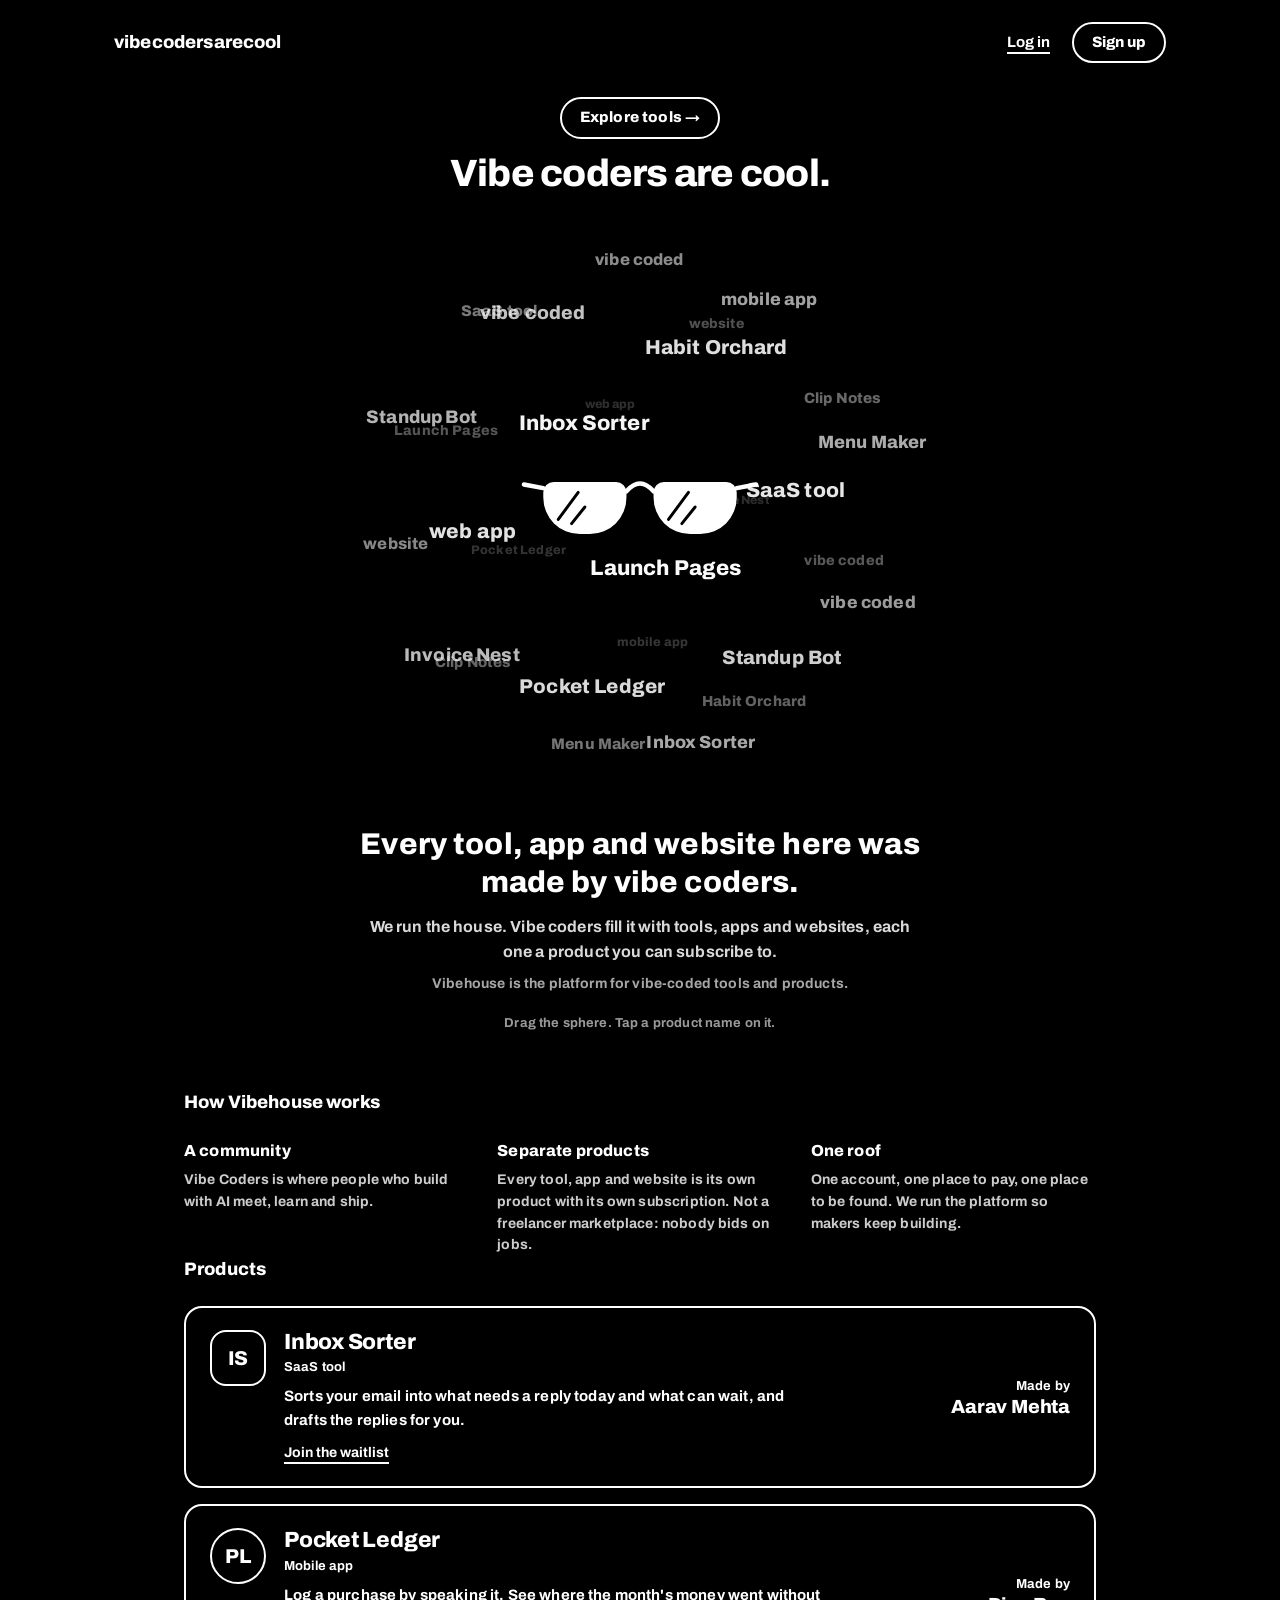
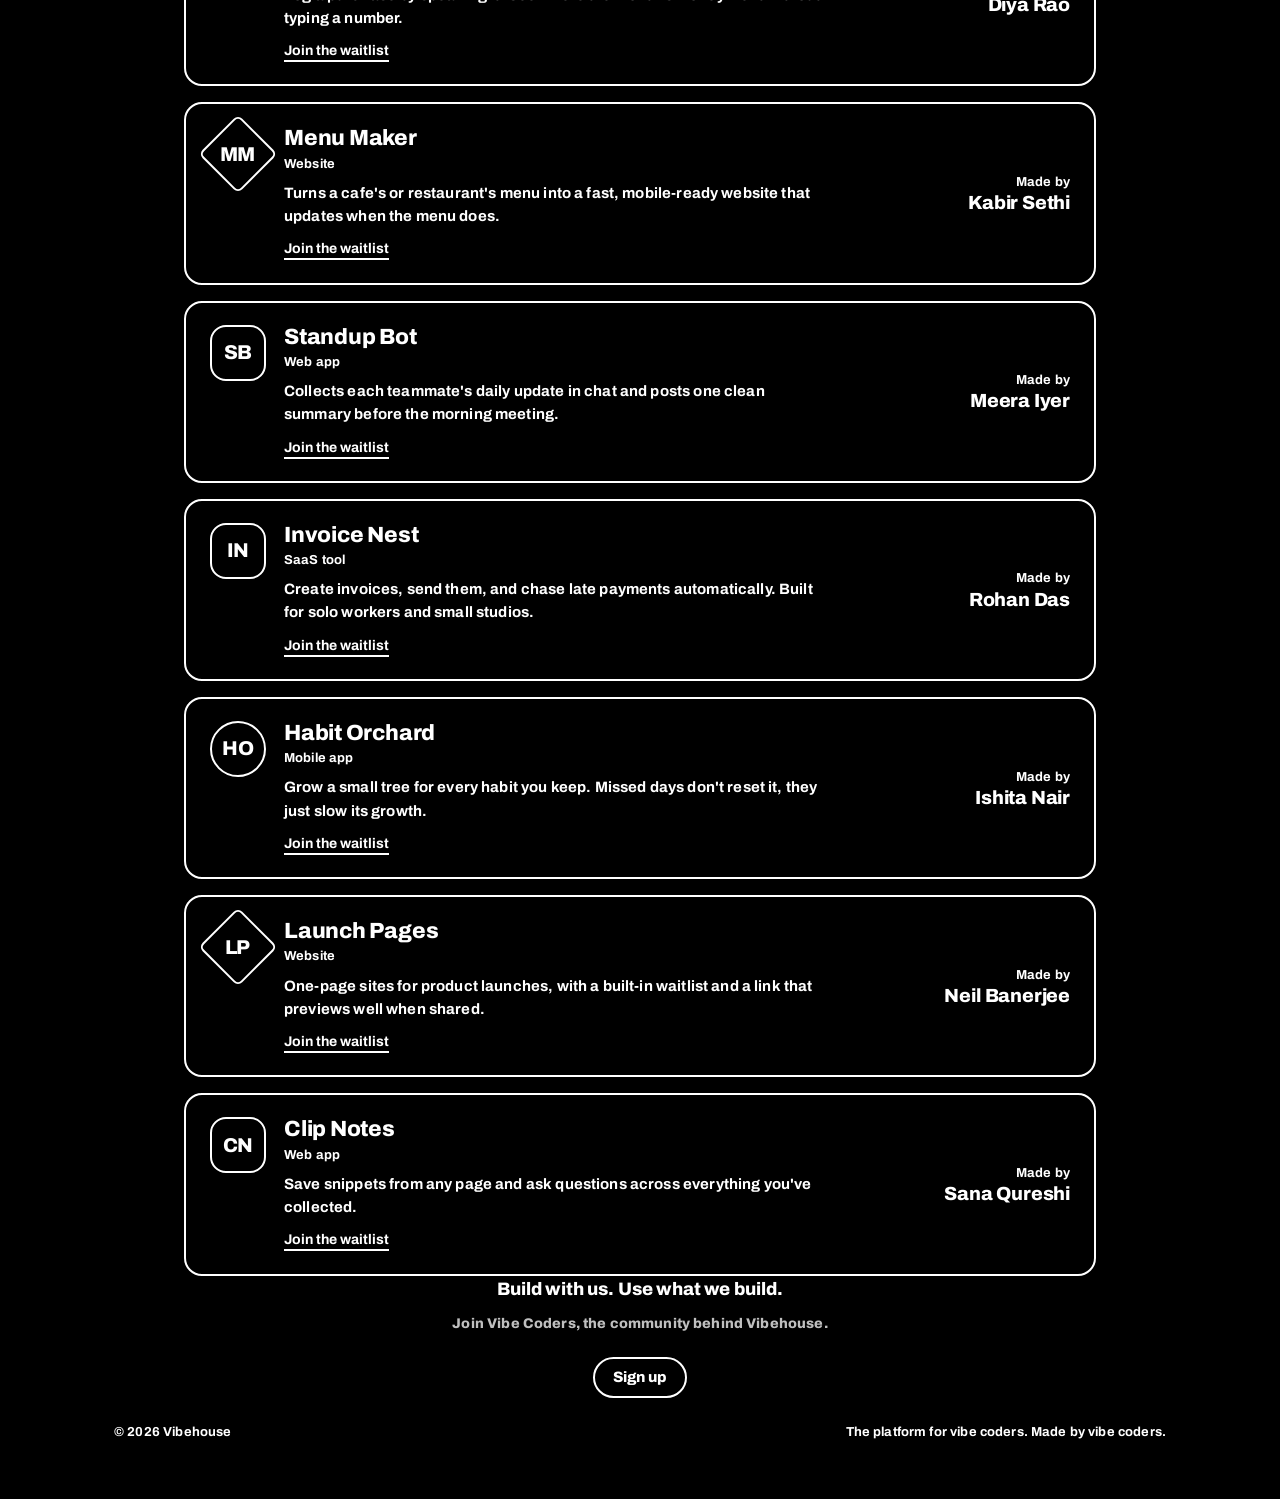
<file: landing.html>
<!DOCTYPE html>
<html lang="en">
<head>
<meta charset="utf-8">
<meta name="viewport" content="width=device-width, initial-scale=1, viewport-fit=cover">
<meta name="color-scheme" content="dark">
<meta name="description" content="Vibe coders are cool. Vibehouse is the platform for vibe-coded tools and products.">
<title>vibecodersarecool — The platform for vibe-coded tools and products</title>
<link rel="preconnect" href="https://fonts.googleapis.com">
<link rel="preconnect" href="https://fonts.gstatic.com" crossorigin>
<link href="https://fonts.googleapis.com/css2?family=Archivo:wght@700;800&display=swap" rel="stylesheet">
<style>
:root{--f:"Archivo","Helvetica Neue",Arial,sans-serif;box-sizing:border-box;padding-top:env(safe-area-inset-top,0px);padding-bottom:env(safe-area-inset-bottom,0px);color-scheme:dark}
*,*::before,*::after{box-sizing:border-box}
html{background:#000;scroll-behavior:smooth;scroll-padding-top:24px}
body{margin:0;background:#000;color:#fff;font-family:var(--f);font-weight:700;font-size:15px;line-height:1.55;letter-spacing:.01em;-webkit-font-smoothing:antialiased}
p,h1,h2{margin:0}
a{color:inherit}
button{font:inherit;color:inherit;background:none;border:0;padding:0;cursor:pointer;text-align:left}
input{font:inherit;color:#fff;background:transparent;border:0;border-bottom:2px solid #fff;border-radius:0;padding:10px 0;width:100%;outline:none}
input::placeholder{color:#fff;opacity:.55}
:focus-visible{outline:2px solid #fff;outline-offset:4px}
input:focus-visible{outline:0;border-bottom-width:4px}
.wrap{max-width:960px;margin:0 auto;padding:0 24px}
.sr{position:absolute;left:-9999px}
.cool{margin:0;text-align:center;padding:14px 24px 0;font-weight:800;font-size:clamp(24px,3.6vw,38px);line-height:1.1;letter-spacing:-.02em}
header.top{display:flex;justify-content:space-between;align-items:center;padding:22px 24px;max-width:1100px;margin:0 auto;gap:16px}
header.top .brand{text-decoration:none;font-weight:800;font-size:18px}
header.top .acct{display:flex;align-items:center;gap:22px}
.link{text-decoration:underline;text-underline-offset:5px;text-decoration-thickness:2px}
.pill{border:2px solid #fff;border-radius:999px;padding:7px 18px;font-weight:800;text-align:center}
.pill:hover{background:#fff;color:#000}
.link:hover{text-decoration-thickness:4px}
.hero{display:flex;flex-direction:column;align-items:center;padding:4px 24px 56px;text-align:center}
.stage{width:min(88vw,620px);aspect-ratio:1/1;position:relative;touch-action:pan-y}
#orb{width:100%;height:100%;display:block;cursor:grab}
#orb:active{cursor:grabbing}
.hero h1{font-weight:800;font-size:clamp(20px,3vw,30px);line-height:1.25;max-width:20em;margin-top:8px}
.lede{margin-top:14px;max-width:34em;font-size:16px;opacity:.85}
.hint{margin-top:18px;font-size:13px;opacity:.6}
section{padding:56px 0}
h2{font-weight:800;font-size:18px;margin-bottom:22px}
.model{display:grid;grid-template-columns:repeat(3,1fr);gap:28px}
.model h3{margin:0 0 6px;font-size:16px;font-weight:800}
.model p{font-size:14px;opacity:.8}
@media (max-width:760px){.model{grid-template-columns:1fr;gap:20px}}
#ai[hidden]{display:none}
#ai .in{max-width:620px;margin:0 auto}
.ask{display:flex;gap:18px;align-items:flex-end}
.ask input{flex:1}
.ask button{padding:10px 0;white-space:nowrap}
.ask button:hover:not(:disabled){text-decoration:underline;text-underline-offset:5px;text-decoration-thickness:2px}
.ask button:disabled{opacity:.5;cursor:default}
.tries{display:flex;flex-wrap:wrap;gap:6px 22px;margin-top:16px;font-size:14px}
.tries button{opacity:.75}
.tries button:hover{opacity:1;text-decoration:underline;text-underline-offset:4px}
#answer{margin-top:26px;white-space:pre-wrap;min-height:1.5em}
#stop{display:none;margin-top:10px;font-size:13px;opacity:.7}
.list{list-style:none;margin:0;padding:0;display:grid;gap:16px;grid-template-columns:1fr}
.item{border:2px solid #fff;border-radius:18px;padding:22px 24px;display:flex;justify-content:space-between;align-items:center;gap:28px;transition:background .15s,color .15s}
.item:hover,.item:target{background:#fff;color:#000}
.item:target{border-width:4px;padding:20px 22px}
.item .left{display:flex;gap:18px;align-items:flex-start;min-width:0}
.item .logo{width:56px;height:56px;flex:none;border:2px solid currentColor;border-radius:16px;display:grid;place-items:center;font-weight:800;font-size:20px;letter-spacing:-.02em}
.item .logo.sq{border-radius:50%}
.item .logo.dm{border-radius:6px;transform:rotate(45deg)}
.item .logo.dm span{transform:rotate(-45deg);display:block}
.item .nm{margin:0;font-size:22px;font-weight:800;line-height:1.15;letter-spacing:-.01em}
.item .kind{font-size:13px;margin-top:2px}
.item .desc{margin-top:8px;max-width:36em}
.item .get{margin-top:10px;font-size:14px;text-decoration:underline;text-underline-offset:5px;text-decoration-thickness:2px}
.item .get[aria-pressed="true"]{text-decoration:none}
.item .owner{text-align:right;flex:none;max-width:200px}
.item .owner small{display:block;font-size:13px}
.item .owner b{display:block;font-size:19px;font-weight:800;line-height:1.2;letter-spacing:-.01em}
@media (max-width:640px){.item{flex-direction:column;align-items:flex-start;gap:18px}.item .owner{text-align:left;max-width:none}}
.cta{text-align:center}
.cta p{margin-bottom:10px;font-size:18px;font-weight:800}
.cta .sub{margin-bottom:22px;font-size:14px;opacity:.75}
footer{padding:24px 24px 56px;max-width:1100px;margin:0 auto;display:flex;justify-content:space-between;flex-wrap:wrap;gap:12px;font-size:13px}
dialog{background:#000;color:#fff;border:2px solid #fff;border-radius:18px;padding:26px;width:min(92vw,420px);max-height:90vh;overflow:auto}
dialog::backdrop{background:rgba(0,0,0,.82)}
.dtabs{display:flex;gap:22px;margin-bottom:22px}
.dtabs button{font-size:18px;font-weight:800;opacity:.5;text-decoration-thickness:3px;text-underline-offset:7px}
.dtabs button[aria-selected="true"]{opacity:1;text-decoration:underline}
.field{display:block;margin-bottom:16px}
.field span{display:block;font-size:13px}
.dgo{margin-top:6px;border:2px solid #fff;border-radius:999px;padding:11px 24px;font-weight:800;background:#fff;color:#000}
.dgo:hover{background:#000;color:#fff}
.dclose{position:absolute;top:18px;right:20px;font-size:14px}
.dmsg{margin-top:16px;min-height:1.5em}
@media (prefers-reduced-motion:reduce){html{scroll-behavior:auto}.item{transition:none}}
</style>
</head>
<body>
<header class="top">
  <a class="brand" href="/">vibecodersarecool</a>
  <div class="acct">
    <button type="button" class="link" id="openLogin">Log in</button>
    <button type="button" class="pill" id="openSignup">Sign up</button>
  </div>
</header>
<p style="text-align:center;margin:12px 24px 0"><a href="/" class="pill" style="display:inline-block;text-decoration:none">Explore tools →</a></p>
<p class="cool">Vibe coders are cool.</p>
<main id="top">
  <div class="hero">
    <div class="stage">
      <canvas id="orb" role="img" aria-label="A rotating sphere covered with the names of Vibehouse products, with a pair of sunglasses in the middle"></canvas>
    </div>
    <h1>Every tool, app and website here was made by vibe coders.</h1>
    <p class="lede">We run the house. Vibe coders fill it with tools, apps and websites, each one a product you can subscribe to.</p>
    <p class="lede" style="font-size:14px;opacity:.65;margin-top:8px">Vibehouse is the platform for vibe-coded tools and products.</p>
    <p class="hint">Drag the sphere. Tap a product name on it.</p>
  </div>
  <section id="ai" class="wrap" hidden>
    <div class="in">
      <h2>Ask Vibehouse AI</h2>
      <form class="ask" id="askForm">
        <label for="q" class="sr">Describe what you need</label>
        <input id="q" type="text" placeholder="What do you need help with?" autocomplete="off" maxlength="300">
        <button type="submit" id="askBtn">Ask</button>
      </form>
      <div class="tries" id="tries">
        <button type="button" data-q="I send too many invoices by hand.">I send too many invoices by hand.</button>
        <button type="button" data-q="I want a website for my cafe.">I want a website for my cafe.</button>
        <button type="button" data-q="I want to build better daily habits.">I want to build better daily habits.</button>
      </div>
      <div id="answer" aria-live="polite"></div>
      <button type="button" id="stop">Stop</button>
    </div>
  </section>
  <section class="wrap" id="how">
    <h2>How Vibehouse works</h2>
    <div class="model">
      <div><h3>A community</h3><p>Vibe Coders is where people who build with AI meet, learn and ship.</p></div>
      <div><h3>Separate products</h3><p>Every tool, app and website is its own product with its own subscription. Not a freelancer marketplace: nobody bids on jobs.</p></div>
      <div><h3>One roof</h3><p>One account, one place to pay, one place to be found. We run the platform so makers keep building.</p></div>
    </div>
  </section>
  <section id="products" class="wrap">
    <h2>Products</h2>
    <ul class="list" id="list"></ul>
  </section>
  <section class="wrap cta">
    <p>Build with us. Use what we build.</p>
    <p class="sub">Join Vibe Coders, the community behind Vibehouse.</p>
    <button type="button" class="pill" id="openSignup2">Sign up</button>
  </section>
</main>
<footer>
  <span>&copy; 2026 Vibehouse</span>
  <span>The platform for vibe coders. Made by vibe coders.</span>
</footer>
<dialog id="acct" aria-labelledby="dtitle">
  <button type="button" class="dclose link" id="dclose">Close</button>
  <div class="dtabs" role="tablist" id="dtitle">
    <button type="button" role="tab" id="tabUp" aria-selected="true">Sign up</button>
    <button type="button" role="tab" id="tabIn" aria-selected="false">Log in</button>
  </div>
  <form id="formUp" novalidate>
    <label class="field"><span>Name</span><input id="upName" type="text" autocomplete="name"></label>
    <label class="field"><span>Email</span><input id="upEmail" type="email" autocomplete="email"></label>
    <button type="submit" class="dgo">Create my account</button>
  </form>
  <form id="formIn" novalidate hidden>
    <label class="field"><span>Email</span><input id="inEmail" type="email" autocomplete="email"></label>
    <button type="submit" class="dgo">Log in</button>
  </form>
  <div class="dmsg" id="dmsg" role="status"></div>
</dialog>
<script>
(function(){
  var PRODUCTS = [
    {id:"inbox", owner:"Aarav Mehta", name:"Inbox Sorter", type:"SaaS tool", desc:"Sorts your email into what needs a reply today and what can wait, and drafts the replies for you."},
    {id:"ledger", owner:"Diya Rao", name:"Pocket Ledger", type:"Mobile app", desc:"Log a purchase by speaking it. See where the month's money went without typing a number."},
    {id:"menu", owner:"Kabir Sethi", name:"Menu Maker", type:"Website", desc:"Turns a cafe's or restaurant's menu into a fast, mobile-ready website that updates when the menu does."},
    {id:"standup", owner:"Meera Iyer", name:"Standup Bot", type:"Web app", desc:"Collects each teammate's daily update in chat and posts one clean summary before the morning meeting."},
    {id:"invoice", owner:"Rohan Das", name:"Invoice Nest", type:"SaaS tool", desc:"Create invoices, send them, and chase late payments automatically. Built for solo workers and small studios."},
    {id:"habit", owner:"Ishita Nair", name:"Habit Orchard", type:"Mobile app", desc:"Grow a small tree for every habit you keep. Missed days don't reset it, they just slow its growth."},
    {id:"pages", owner:"Neil Banerjee", name:"Launch Pages", type:"Website", desc:"One-page sites for product launches, with a built-in waitlist and a link that previews well when shared."},
    {id:"notes", owner:"Sana Qureshi", name:"Clip Notes", type:"Web app", desc:"Save snippets from any page and ask questions across everything you've collected."}
  ];
  function esc(s){return String(s).replace(/[&<>"]/g,function(c){return {"&":"&amp;","<":"&lt;",">":"&gt;",'"':"&quot;"}[c]})}
  var reduce = window.matchMedia("(prefers-reduced-motion: reduce)").matches;
  var SHAPES = ["","sq","dm",""];
  function mono(name){var w=name.split(" ");return (w[0][0]+(w[1]?w[1][0]:w[0][1]||"")).toUpperCase();}
  var waitlist = {};
  var list = document.getElementById("list");
  function renderList(){
    list.innerHTML = PRODUCTS.map(function(p,i){
      var on = !!waitlist[p.id];
      var sh = SHAPES[i%SHAPES.length];
      return '<li class="item" id="p-'+p.id+'">'
        + '<div class="left"><div class="logo '+sh+'" aria-hidden="true"><span>'+esc(mono(p.name))+'</span></div>'
        + '<div><h3 class="nm">'+esc(p.name)+'</h3><div class="kind">'+esc(p.type)+'</div>'
        + '<p class="desc">'+esc(p.desc)+'</p>'
        + '<button type="button" class="get" data-id="'+p.id+'" aria-pressed="'+on+'">'+(on?'You are on the waitlist':'Join the waitlist')+'</button></div></div>'
        + '<div class="owner"><small>Made by</small><b>'+esc(p.owner)+'</b></div>'
        + '</li>';
    }).join("");
    list.querySelectorAll(".get").forEach(function(b){
      b.addEventListener("click",function(){
        var id=b.getAttribute("data-id"); waitlist[id]=!waitlist[id]; renderList();
        var el=document.querySelector('#p-'+id+' .get'); if(el) el.focus();
      });
    });
  }
  renderList();
  var canvas = document.getElementById("orb");
  var ctx = canvas.getContext("2d");
  var labels = [];
  var extras = ["vibe coded","web app","mobile app","SaaS tool","website","vibe coded"];
  var seq = [];
  PRODUCTS.forEach(function(p){seq.push({t:p.name,id:p.id})});
  extras.forEach(function(t){seq.push({t:t,id:null})});
  PRODUCTS.forEach(function(p){seq.push({t:p.name,id:p.id})});
  extras.forEach(function(t){seq.push({t:t,id:null})});
  var N = seq.length;
  for(var i=0;i<N;i++){
    var y = 1 - 2*(i+0.5)/N, rr = Math.sqrt(1-y*y), ph = i*2.399963229728653;
    labels.push({t:seq[i].t,id:seq[i].id,x:Math.cos(ph)*rr,y:y,z:Math.sin(ph)*rr});
  }
  var angY = 0, angX = 0.32, vel = reduce ? 0 : 0.0042;
  var size = 0, dpr = 1, drag = null, projected = [];
  function resize(){
    dpr = Math.min(window.devicePixelRatio||1,2);
    size = canvas.clientWidth;
    canvas.width = Math.round(size*dpr);
    canvas.height = Math.round(size*dpr);
    ctx.setTransform(dpr,0,0,dpr,0,0);
  }
  window.addEventListener("resize",resize);
  resize();
  function lens(x,y,w,h,rad){
    ctx.beginPath();
    ctx.moveTo(x+rad,y);
    ctx.lineTo(x+w-rad,y);
    ctx.arcTo(x+w,y,x+w,y+rad,rad);
    ctx.lineTo(x+w,y+h*0.55);
    ctx.arcTo(x+w,y+h,x+w-w*0.38,y+h,h*0.7);
    ctx.lineTo(x+w*0.38,y+h);
    ctx.arcTo(x,y+h,x,y+h*0.55,h*0.7);
    ctx.lineTo(x,y+rad);
    ctx.arcTo(x,y,x+rad,y,rad);
    ctx.closePath();
  }
  function glasses(cx,cy,R){
    var W = R*0.78, lw = W*0.43, lh = W*0.27, gap = W*0.14;
    var lx = cx-gap/2-lw, rx = cx+gap/2, ty = cy-lh/2;
    ctx.save();
    ctx.fillStyle = "#fff"; ctx.strokeStyle = "#fff"; ctx.lineWidth = Math.max(3,R*0.018); ctx.lineJoin="round"; ctx.lineCap="round";
    lens(lx,ty,lw,lh,lh*0.2); ctx.fill();
    lens(rx,ty,lw,lh,lh*0.2); ctx.fill();
    ctx.beginPath(); ctx.moveTo(lx+lw,ty+lh*0.18); ctx.quadraticCurveTo(cx,ty-lh*0.12,rx,ty+lh*0.18); ctx.stroke();
    ctx.beginPath(); ctx.moveTo(lx,ty+lh*0.12); ctx.lineTo(lx-W*0.1,ty+lh*0.05); ctx.stroke();
    ctx.beginPath(); ctx.moveTo(rx+lw,ty+lh*0.12); ctx.lineTo(rx+lw+W*0.1,ty+lh*0.05); ctx.stroke();
    ctx.strokeStyle = "#000"; ctx.lineWidth = Math.max(2,R*0.012);
    [lx,rx].forEach(function(x0){
      ctx.beginPath(); ctx.moveTo(x0+lw*0.18,ty+lh*0.72); ctx.lineTo(x0+lw*0.42,ty+lh*0.2); ctx.stroke();
      ctx.beginPath(); ctx.moveTo(x0+lw*0.34,ty+lh*0.8); ctx.lineTo(x0+lw*0.5,ty+lh*0.48); ctx.stroke();
    });
    ctx.restore();
  }
  function frame(){
    if(!drag) angY += vel;
    var cx = size/2, cy = size/2, R = size*0.40;
    ctx.clearRect(0,0,size,size);
    var sy = Math.sin(angY), cyv = Math.cos(angY), sx = Math.sin(angX), cxv = Math.cos(angX);
    var pts = labels.map(function(L){
      var x1 = L.x*cyv + L.z*sy, z1 = -L.x*sy + L.z*cyv;
      var y2 = L.y*cxv - z1*sx, z2 = L.y*sx + z1*cxv;
      return {L:L,x:cx+x1*R,y:cy+y2*R,z:z2};
    });
    pts.sort(function(a,b){return a.z-b.z});
    var base = Math.max(11,size*0.026);
    projected = [];
    function drawWord(p){
      var d = (p.z+1)/2;
      var fs = base*(0.72+0.62*d);
      ctx.globalAlpha = 0.14+0.86*d;
      ctx.font = "800 "+fs.toFixed(1)+"px Archivo, 'Helvetica Neue', Arial, sans-serif";
      ctx.textAlign = "center"; ctx.textBaseline = "middle";
      ctx.fillStyle = "#fff";
      ctx.fillText(p.L.t,p.x,p.y);
      if(p.z>0 && p.L.id){ projected.push({id:p.L.id,x:p.x,y:p.y,w:ctx.measureText(p.L.t).width,h:fs}); }
    }
    var k = 0;
    while(k<pts.length && pts[k].z<0){ drawWord(pts[k]); k++; }
    ctx.globalAlpha = 1;
    glasses(cx,cy,R);
    for(;k<pts.length;k++){ drawWord(pts[k]); }
    ctx.globalAlpha = 1;
    requestAnimationFrame(frame);
  }
  frame();
  canvas.addEventListener("pointerdown",function(e){
    drag = {x:e.clientX,y:e.clientY,moved:0};
    try{canvas.setPointerCapture(e.pointerId)}catch(_){}
  });
  canvas.addEventListener("pointermove",function(e){
    if(!drag) return;
    var dx = e.clientX-drag.x, dy = e.clientY-drag.y;
    drag.x = e.clientX; drag.y = e.clientY;
    drag.moved += Math.abs(dx)+Math.abs(dy);
    angY += dx*0.008;
    angX = Math.max(-1.1,Math.min(1.1,angX+dy*0.006));
  });
  canvas.addEventListener("pointerup",function(e){
    if(drag && drag.moved<6){
      var rect = canvas.getBoundingClientRect();
      var px = e.clientX-rect.left, py = e.clientY-rect.top, best = null, bd = 1e9;
      projected.forEach(function(p){
        var inx = Math.abs(px-p.x) < p.w/2+10, iny = Math.abs(py-p.y) < p.h/2+10;
        if(inx&&iny){ var dd = Math.abs(px-p.x)+Math.abs(py-p.y); if(dd<bd){bd=dd;best=p;} }
      });
      if(best){
        var el = document.getElementById("p-"+best.id);
        if(el){ history.replaceState(null,"","#p-"+best.id); el.scrollIntoView({behavior:reduce?"auto":"smooth",block:"center"}); }
      }
    }
    drag = null;
  });
  canvas.addEventListener("pointercancel",function(){drag=null});
  var dlg = document.getElementById("acct");
  var tabUp = document.getElementById("tabUp"), tabIn = document.getElementById("tabIn");
  var formUp = document.getElementById("formUp"), formIn = document.getElementById("formIn");
  var dmsg = document.getElementById("dmsg");
  var lastFocus = null;
  function setMode(m){
    var up = m==="up";
    tabUp.setAttribute("aria-selected",up); tabIn.setAttribute("aria-selected",!up);
    formUp.hidden = !up; formIn.hidden = up; dmsg.textContent = "";
  }
  function openDlg(m){
    lastFocus = document.activeElement;
    setMode(m);
    if(typeof dlg.showModal==="function"){ dlg.showModal(); } else { dlg.setAttribute("open",""); }
    var first = (m==="up"?document.getElementById("upName"):document.getElementById("inEmail"));
    if(first) first.focus();
  }
  function closeDlg(){ if(typeof dlg.close==="function"){dlg.close();} else {dlg.removeAttribute("open");} if(lastFocus&&lastFocus.focus) lastFocus.focus(); }
  document.getElementById("openSignup").addEventListener("click",function(){openDlg("up")});
  document.getElementById("openSignup2").addEventListener("click",function(){openDlg("up")});
  document.getElementById("openLogin").addEventListener("click",function(){openDlg("in")});
  document.getElementById("dclose").addEventListener("click",closeDlg);
  dlg.addEventListener("click",function(e){ if(e.target===dlg) closeDlg(); });
  tabUp.addEventListener("click",function(){setMode("up")});
  tabIn.addEventListener("click",function(){setMode("in")});
  var emailRe = /^[^@\s]+@[^@\s]+\.[^@\s]+$/;
  formUp.addEventListener("submit",function(e){
    e.preventDefault();
    var n = document.getElementById("upName").value.trim(), m = document.getElementById("upEmail").value.trim();
    if(!n){ dmsg.textContent = "Enter your name."; return; }
    if(!emailRe.test(m)){ dmsg.textContent = "Enter a full email address, like name@domain.com."; return; }
    dmsg.textContent = n+", you're on the list. We'll write to "+m+" when accounts open.";
    formUp.reset();
  });
  formIn.addEventListener("submit",function(e){
    e.preventDefault();
    var m = document.getElementById("inEmail").value.trim();
    if(!emailRe.test(m)){ dmsg.textContent = "Enter a full email address, like name@domain.com."; return; }
    dmsg.textContent = "Accounts aren't open yet. Sign up and we'll write to you when they are.";
  });
  var aiSection = document.getElementById("ai");
  var askForm = document.getElementById("askForm"), q = document.getElementById("q");
  var askBtn = document.getElementById("askBtn"), answer = document.getElementById("answer"), stopBtn = document.getElementById("stop");
  var ctl = null, sample = null;
  var CATALOG = PRODUCTS.map(function(p){return "- "+p.name+" ("+p.type+"): "+p.desc}).join("\n");
  var RULES = "You are Vibehouse AI, the assistant on the website of Vibehouse.\n"
    + "About Vibehouse: it is a company that owns the Vibe Coders community and a platform for vibe-coded tools and products. Every tool, app and website in it was made by vibe coders. Each product is a separate paid product with its own subscription. Identity, accounts, payments and distribution are shared across all products. Vibehouse is not a freelancer marketplace: nobody hires people or bids on jobs.\n"
    + "The products are:\n"+CATALOG+"\n"
    + "Rules: Recommend only products from this list, by exact name. Never invent products, features or company facts. Prices are not published yet: if asked about price, say each product has its own price that will be shown at launch, and do not state any number. If nothing fits, say so in one sentence and suggest signing up to Vibe Coders to ask for it. Answer in under 70 words, in plain text with no markdown, no bullet points and no emoji.";
  function copyFor(code){
    if(code==="rate_limited") return "Too many questions right now. Try again in a minute.";
    if(code==="session_expired") return "Sign in to Claude again, then ask once more.";
    if(code==="refused") return "I can't help with that one. Ask about the products instead.";
    if(code==="empty_completion") return "No answer came back. Try rephrasing your question.";
    return "The AI isn't available right now. Please try again later.";
  }
  async function ask(text){
    if(!sample || !text.trim()) return;
    if(ctl) ctl.abort();
    ctl = new AbortController();
    askBtn.disabled = true; stopBtn.style.display = "block";
    answer.textContent = "Thinking...";
    try{
      var res = await sample(RULES+"\n\nVisitor says: "+text.trim(),{
        modelTier:"quick", cache:false, signal:ctl.signal,
        onText:function(o){answer.textContent = o.text;}
      });
      answer.textContent = res.text;
    }catch(e){
      if(e && e.code==="cancelled"){ answer.textContent = (e.text||""); }
      else { answer.textContent = (e && e.text ? e.text+"\n\n" : "") + copyFor(e && e.code); }
    }finally{
      askBtn.disabled = false; stopBtn.style.display = "none";
    }
  }
  askForm.addEventListener("submit",function(e){e.preventDefault();ask(q.value);});
  stopBtn.addEventListener("click",function(){if(ctl)ctl.abort();});
  document.getElementById("tries").addEventListener("click",function(e){
    var b = e.target.closest("button"); if(!b) return;
    q.value = b.getAttribute("data-q"); ask(q.value);
  });
  (async function(){
    try{
      if(window.claude && typeof window.claude.use==="function"){
        sample = await window.claude.use("sample");
      }
    }catch(_){ sample = null; }
    if(sample){ aiSection.hidden = false; }
  })();
})();
</script>
</body>
</html>
</file>
